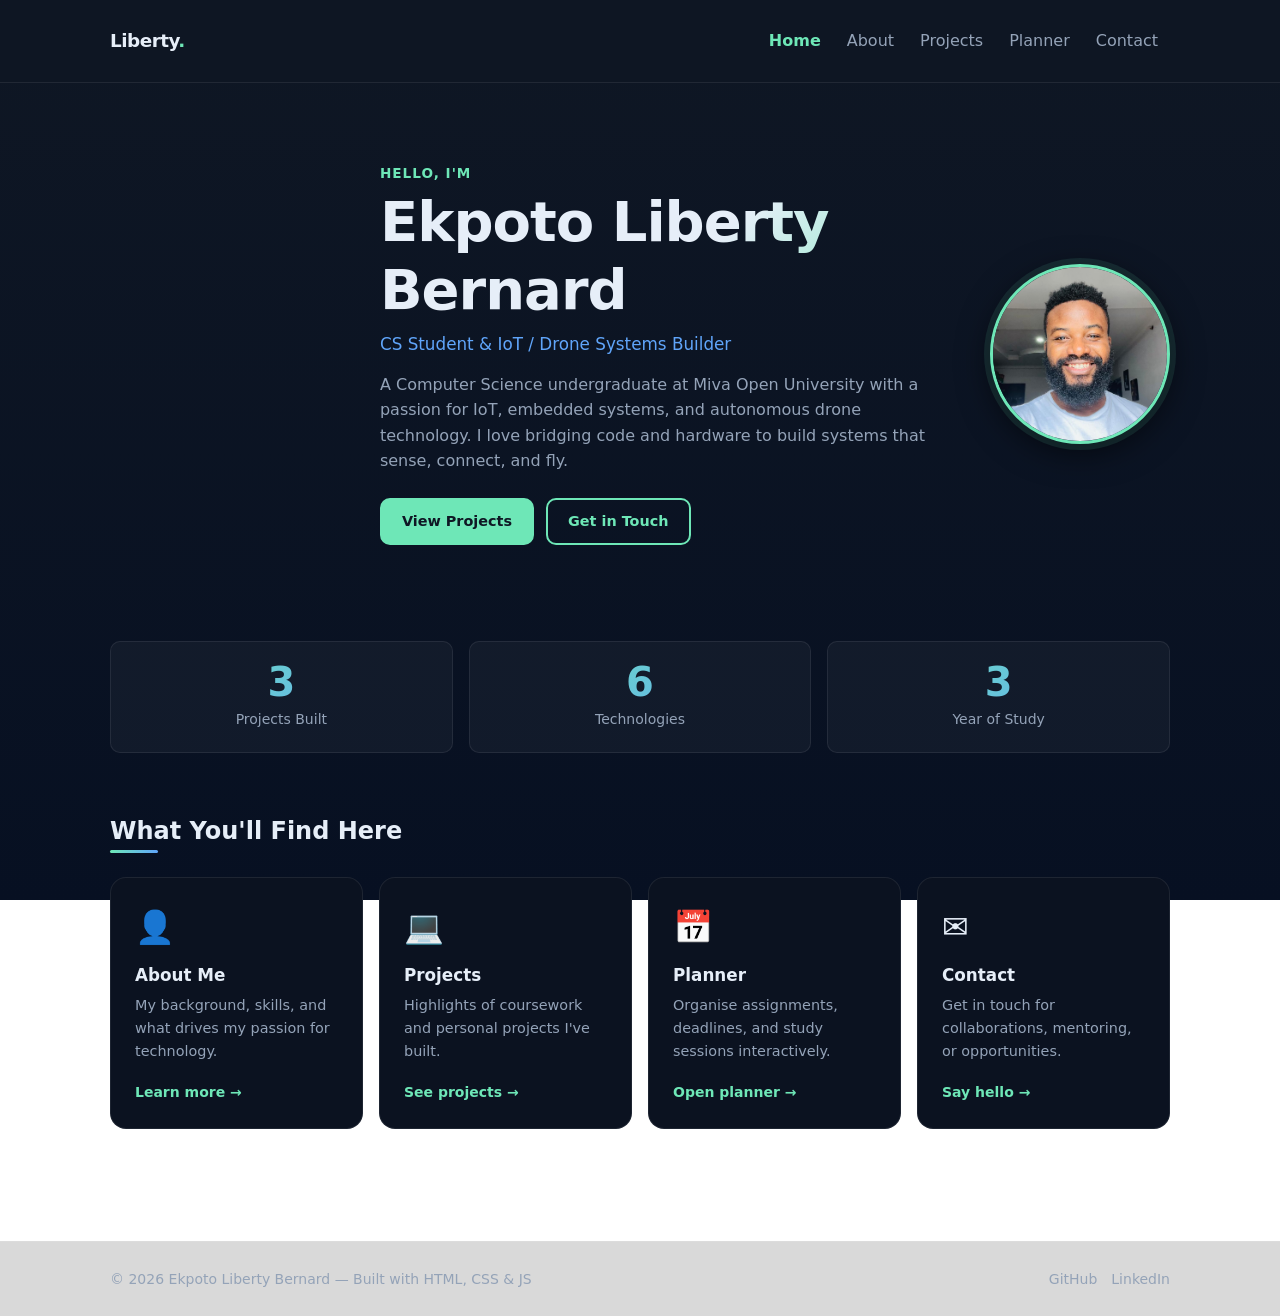
<file: index.html>
<!doctype html>
<html lang="en">
  <head>
    <meta charset="utf-8">
    <meta name="viewport" content="width=device-width,initial-scale=1">
    <title>Ekpoto Liberty Bernard — Student Portfolio</title>
    <link rel="stylesheet" href="css/style.css">
  </head>
  <body>

    <!-- ══ Header ══════════════════════════════════════════════════════════ -->
    <header class="site-header">
      <div class="container header-inner">
        <a href="index.html" class="logo">Liberty<span class="accent">.</span></a>
        <button class="nav-toggle" aria-controls="primary-navigation" aria-expanded="false">
          <span class="sr-only">Open menu</span>
          <span class="hamburger" aria-hidden="true"></span>
        </button>
        <nav id="primary-navigation" class="primary-nav" data-visible="false" aria-label="Main navigation">
          <ul>
            <li><a href="index.html">Home</a></li>
            <li><a href="about.html">About</a></li>
            <li><a href="projects.html">Projects</a></li>
            <li><a href="planner.html">Planner</a></li>
            <li><a href="contact.html">Contact</a></li>
          </ul>
        </nav>
      </div>
    </header>

    <main>

      <!-- ══ Hero ══════════════════════════════════════════════════════════ -->
      <section class="hero container">
        <div class="hero-content">

          <!-- Profile photo -->
          <div class="profile-photo" aria-hidden="true">
            <img src="assets/profile-2.jpeg" alt="Ekpoto Liberty Bernard" class="profile-img js-avatar-img">
          </div>

          <div class="hero-text">
            <p class="hero-greeting">Hello, I'm</p>
            <h1 class="hero-name">Ekpoto Liberty Bernard</h1>
            <p class="hero-tagline">CS Student &amp; IoT / Drone Systems Builder</p>
            <p class="hero-bio">
              A Computer Science undergraduate at Miva Open University with a passion for
              IoT, embedded systems, and autonomous drone technology. I love bridging code
              and hardware to build systems that sense, connect, and fly.
            </p>
            <div class="hero-actions">
              <a href="projects.html" class="btn btn-primary">View Projects</a>
              <a href="contact.html" class="btn btn-outline">Get in Touch</a>
            </div>
          </div>

        </div>
      </section>

      <!-- ══ Stats ══════════════════════════════════════════════════════════ -->
      <section class="stats container" aria-label="Quick statistics">
        <div class="stats-grid">
          <div class="stat-item">
            <span class="stat-number" data-count="3">0</span>
            <span class="stat-label">Projects Built</span>
          </div>
          <div class="stat-item">
            <span class="stat-number" data-count="6">0</span>
            <span class="stat-label">Technologies</span>
          </div>
          <div class="stat-item">
            <span class="stat-number" data-count="3">0</span>
            <span class="stat-label">Year of Study</span>
          </div>
        </div>
      </section>

      <!-- ══ Feature cards ══════════════════════════════════════════════════ -->
      <section class="features container">
        <h2 class="section-title">What You'll Find Here</h2>
        <div class="cards-grid">
          <article class="card fade-up">
            <div class="card-icon">&#128100;</div>
            <h3>About Me</h3>
            <p>My background, skills, and what drives my passion for technology.</p>
            <a href="about.html" class="card-link">Learn more →</a>
          </article>
          <article class="card fade-up delay-100">
            <div class="card-icon">&#128187;</div>
            <h3>Projects</h3>
            <p>Highlights of coursework and personal projects I've built.</p>
            <a href="projects.html" class="card-link">See projects →</a>
          </article>
          <article class="card fade-up delay-200">
            <div class="card-icon">&#128197;</div>
            <h3>Planner</h3>
            <p>Organise assignments, deadlines, and study sessions interactively.</p>
            <a href="planner.html" class="card-link">Open planner →</a>
          </article>
          <article class="card fade-up delay-300">
            <div class="card-icon">&#9993;</div>
            <h3>Contact</h3>
            <p>Get in touch for collaborations, mentoring, or opportunities.</p>
            <a href="contact.html" class="card-link">Say hello →</a>
          </article>
        </div>
      </section>

    </main>

    <!-- ══ Footer ══════════════════════════════════════════════════════════ -->
    <footer class="site-footer">
      <div class="container footer-inner">
        <p>&copy; <span class="year"></span> Ekpoto Liberty Bernard — Built with HTML, CSS &amp; JS</p>
        <nav class="social" aria-label="Social links">
          <ul>
            <li><a href="https://github.com/delino12" target="_blank" rel="noopener">GitHub</a></li>
            <li><a href="https://www.linkedin.com/in/liberty-ekpoto" target="_blank" rel="noopener">LinkedIn</a></li>
          </ul>
        </nav>
      </div>
    </footer>

    <script src="js/main.js"></script>
  </body>
</html>
</file>
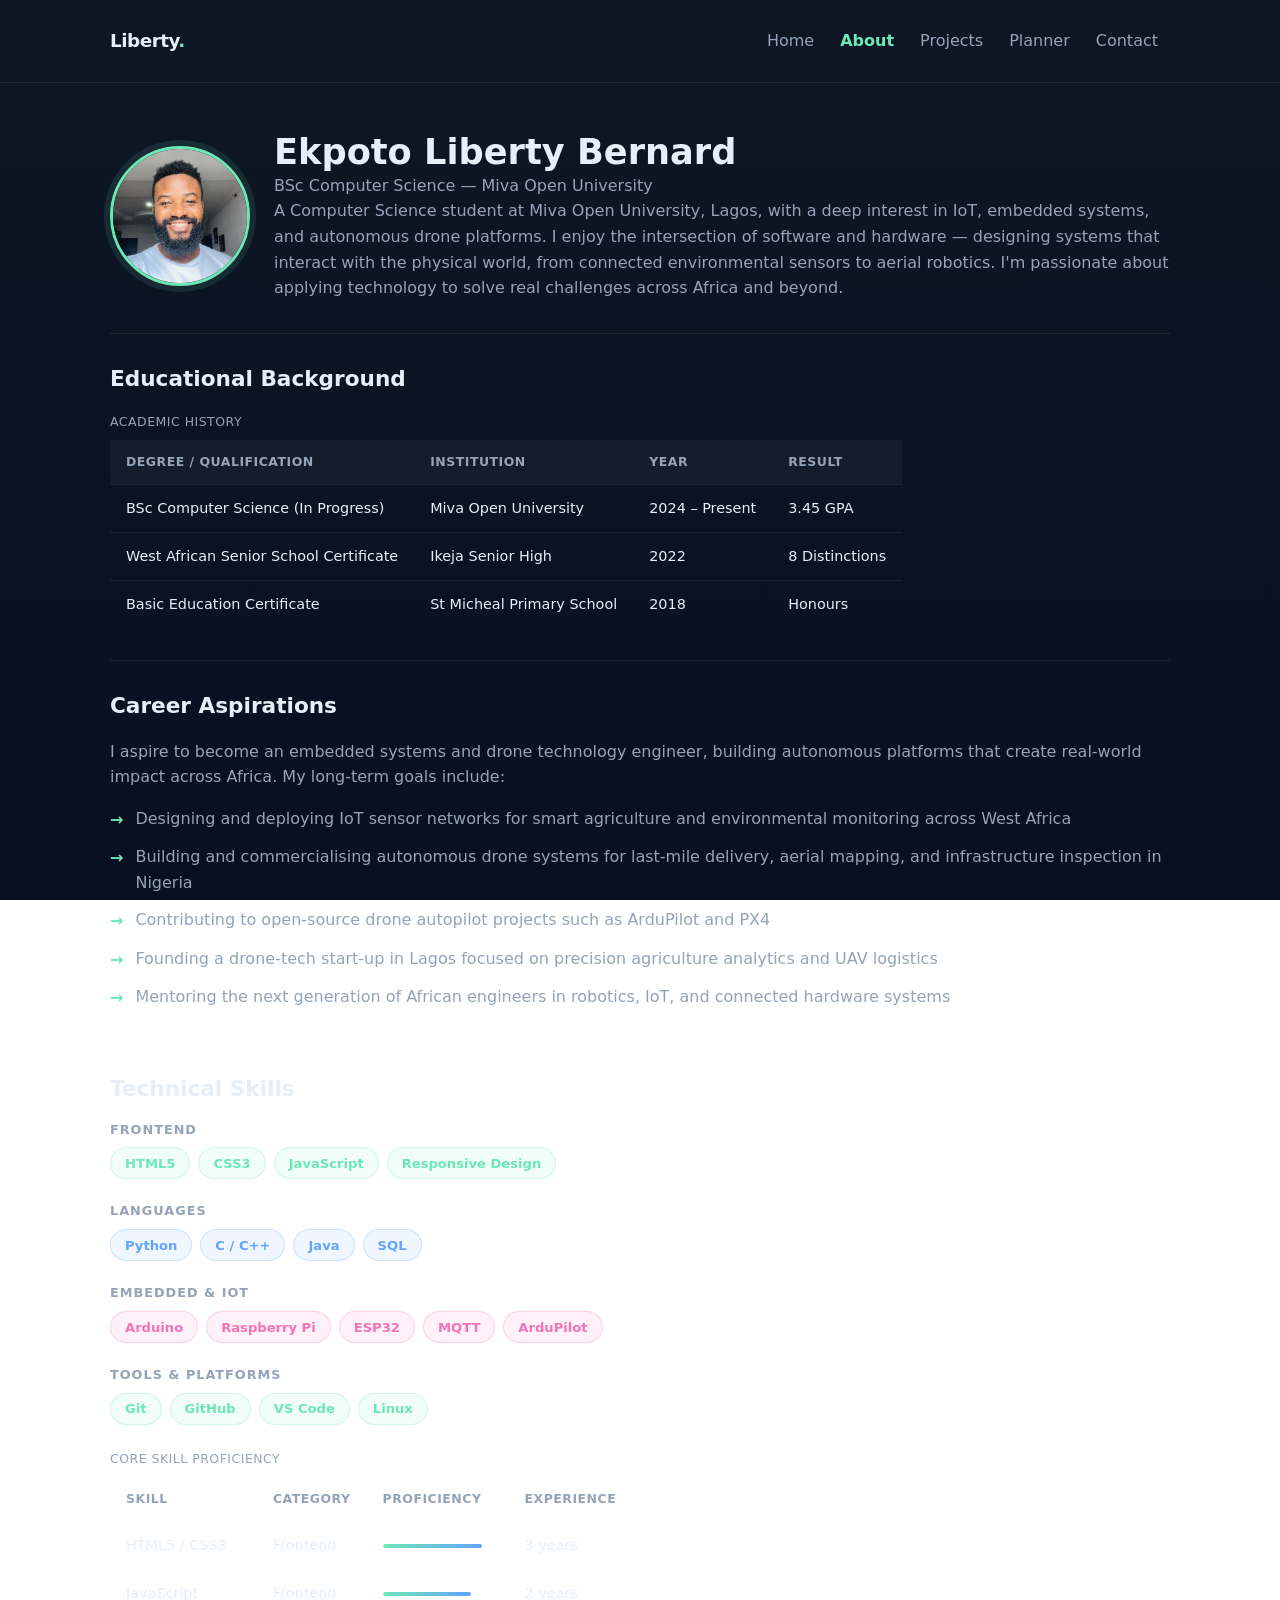
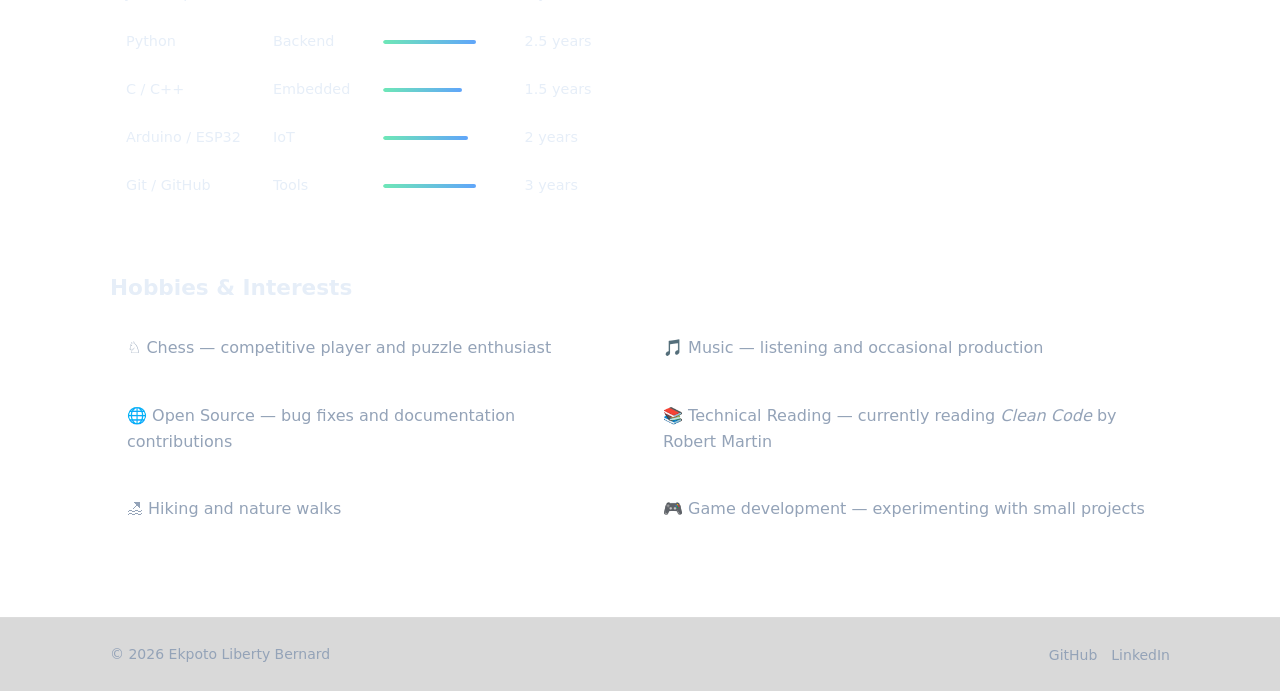
<file: about.html>
<!doctype html>
<html lang="en">
  <head>
    <meta charset="utf-8">
    <meta name="viewport" content="width=device-width,initial-scale=1">
    <title>About — Ekpoto Liberty Bernard</title>
    <link rel="stylesheet" href="css/style.css">
  </head>
  <body>

    <!-- ══ Header ══════════════════════════════════════════════════════════ -->
    <header class="site-header">
      <div class="container header-inner">
        <a href="index.html" class="logo">Liberty<span class="accent">.</span></a>
        <button class="nav-toggle" aria-controls="primary-navigation" aria-expanded="false">
          <span class="sr-only">Open menu</span>
          <span class="hamburger" aria-hidden="true"></span>
        </button>
        <nav id="primary-navigation" class="primary-nav" data-visible="false" aria-label="Main navigation">
          <ul>
            <li><a href="index.html">Home</a></li>
            <li><a href="about.html">About</a></li>
            <li><a href="projects.html">Projects</a></li>
            <li><a href="planner.html">Planner</a></li>
            <li><a href="contact.html">Contact</a></li>
          </ul>
        </nav>
      </div>
    </header>

    <main class="container">

      <!-- ══ Profile intro ══════════════════════════════════════════════════ -->
      <section class="about-intro">
        <div class="profile-card">
          <div class="avatar-lg">
            <!-- Replace src with your own photo -->
            <img src="assets/profile-2.jpeg" alt="Ekpoto Liberty Bernard" class="js-avatar-img">
            <span aria-hidden="true">EL</span>
          </div>
          <div class="profile-info">
            <h1>Ekpoto Liberty Bernard</h1>
            <p class="profile-title">BSc Computer Science — Miva Open University</p>
            <p>
              A Computer Science student at Miva Open University, Lagos, with a deep interest
              in IoT, embedded systems, and autonomous drone platforms. I enjoy the intersection
              of software and hardware — designing systems that interact with the physical world,
              from connected environmental sensors to aerial robotics. I'm passionate about
              applying technology to solve real challenges across Africa and beyond.
            </p>
          </div>
        </div>
      </section>

      <!-- ══ Educational background ════════════════════════════════════════ -->
      <section class="about-section">
        <h2>Educational Background</h2>
        <table class="edu-table">
          <caption>Academic History</caption>
          <thead>
            <tr>
              <th scope="col">Degree / Qualification</th>
              <th scope="col">Institution</th>
              <th scope="col">Year</th>
              <th scope="col">Result</th>
            </tr>
          </thead>
          <tbody>
            <tr>
              <td>BSc Computer Science (In Progress)</td>
              <td>Miva Open University</td>
              <td>2024 – Present</td>
              <td>3.45 GPA</td>
            </tr>
            <tr>
              <td>West African Senior School Certificate</td>
              <td>Ikeja Senior High</td>
              <td>2022</td>
              <td>8 Distinctions</td>
            </tr>
            <tr>
              <td>Basic Education Certificate</td>
              <td>St Micheal Primary School</td>
              <td>2018</td>
              <td>Honours</td>
            </tr>
          </tbody>
        </table>
      </section>

      <!-- ══ Career aspirations ══════════════════════════════════════════════ -->
      <section class="about-section">
        <h2>Career Aspirations</h2>
        <p class="muted">
          I aspire to become an embedded systems and drone technology engineer, building
          autonomous platforms that create real-world impact across Africa. My long-term goals include:
        </p>
        <ul class="aspirations-list">
          <li>Designing and deploying IoT sensor networks for smart agriculture and environmental monitoring across West Africa</li>
          <li>Building and commercialising autonomous drone systems for last-mile delivery, aerial mapping, and infrastructure inspection in Nigeria</li>
          <li>Contributing to open-source drone autopilot projects such as ArduPilot and PX4</li>
          <li>Founding a drone-tech start-up in Lagos focused on precision agriculture analytics and UAV logistics</li>
          <li>Mentoring the next generation of African engineers in robotics, IoT, and connected hardware systems</li>
        </ul>
      </section>

      <!-- ══ Technical skills ════════════════════════════════════════════════ -->
      <section class="about-section">
        <h2>Technical Skills</h2>

        <div class="skills-group">
          <h3>Frontend</h3>
          <div class="skills-tags">
            <span class="skill-tag">HTML5</span>
            <span class="skill-tag">CSS3</span>
            <span class="skill-tag">JavaScript</span>
            <span class="skill-tag">Responsive Design</span>
          </div>
        </div>

        <div class="skills-group">
          <h3>Languages</h3>
          <div class="skills-tags">
            <span class="skill-tag blue">Python</span>
            <span class="skill-tag blue">C / C++</span>
            <span class="skill-tag blue">Java</span>
            <span class="skill-tag blue">SQL</span>
          </div>
        </div>

        <div class="skills-group">
          <h3>Embedded &amp; IoT</h3>
          <div class="skills-tags">
            <span class="skill-tag pink">Arduino</span>
            <span class="skill-tag pink">Raspberry Pi</span>
            <span class="skill-tag pink">ESP32</span>
            <span class="skill-tag pink">MQTT</span>
            <span class="skill-tag pink">ArduPilot</span>
          </div>
        </div>

        <div class="skills-group">
          <h3>Tools &amp; Platforms</h3>
          <div class="skills-tags">
            <span class="skill-tag">Git</span>
            <span class="skill-tag">GitHub</span>
            <span class="skill-tag">VS Code</span>
            <span class="skill-tag">Linux</span>
          </div>
        </div>

        <table class="skills-table">
          <caption>Core Skill Proficiency</caption>
          <thead>
            <tr>
              <th scope="col">Skill</th>
              <th scope="col">Category</th>
              <th scope="col">Proficiency</th>
              <th scope="col">Experience</th>
            </tr>
          </thead>
          <tbody>
            <tr>
              <td>HTML5 / CSS3</td>
              <td>Frontend</td>
              <td><meter min="0" max="100" value="90" title="90%">90%</meter></td>
              <td>3 years</td>
            </tr>
            <tr>
              <td>JavaScript</td>
              <td>Frontend</td>
              <td><meter min="0" max="100" value="80" title="80%">80%</meter></td>
              <td>2 years</td>
            </tr>
            <tr>
              <td>Python</td>
              <td>Backend</td>
              <td><meter min="0" max="100" value="85" title="85%">85%</meter></td>
              <td>2.5 years</td>
            </tr>
            <tr>
              <td>C / C++</td>
              <td>Embedded</td>
              <td><meter min="0" max="100" value="72" title="72%">72%</meter></td>
              <td>1.5 years</td>
            </tr>
            <tr>
              <td>Arduino / ESP32</td>
              <td>IoT</td>
              <td><meter min="0" max="100" value="78" title="78%">78%</meter></td>
              <td>2 years</td>
            </tr>
            <tr>
              <td>Git / GitHub</td>
              <td>Tools</td>
              <td><meter min="0" max="100" value="85" title="85%">85%</meter></td>
              <td>3 years</td>
            </tr>
          </tbody>
        </table>
      </section>

      <!-- ══ Hobbies & Interests ════════════════════════════════════════════ -->
      <section class="about-section">
        <h2>Hobbies &amp; Interests</h2>
        <ul class="hobbies-list">
          <li>&#9816; Chess — competitive player and puzzle enthusiast</li>
          <li>&#127925; Music — listening and occasional production</li>
          <li>&#127760; Open Source — bug fixes and documentation contributions</li>
          <li>&#128218; Technical Reading — currently reading <em>Clean Code</em> by Robert Martin</li>
          <li>&#127958; Hiking and nature walks</li>
          <li>&#127918; Game development — experimenting with small projects</li>
        </ul>
      </section>

    </main>

    <!-- ══ Footer ══════════════════════════════════════════════════════════ -->
    <footer class="site-footer">
      <div class="container footer-inner">
        <p>&copy; <span class="year"></span> Ekpoto Liberty Bernard</p>
        <nav class="social" aria-label="Social links">
          <ul>
            <li><a href="https://github.com/delino12" target="_blank" rel="noopener">GitHub</a></li>
            <li><a href="https://www.linkedin.com/in/liberty-ekpoto" target="_blank" rel="noopener">LinkedIn</a></li>
          </ul>
        </nav>
      </div>
    </footer>

    <script src="js/main.js"></script>
  </body>
</html>
</file>
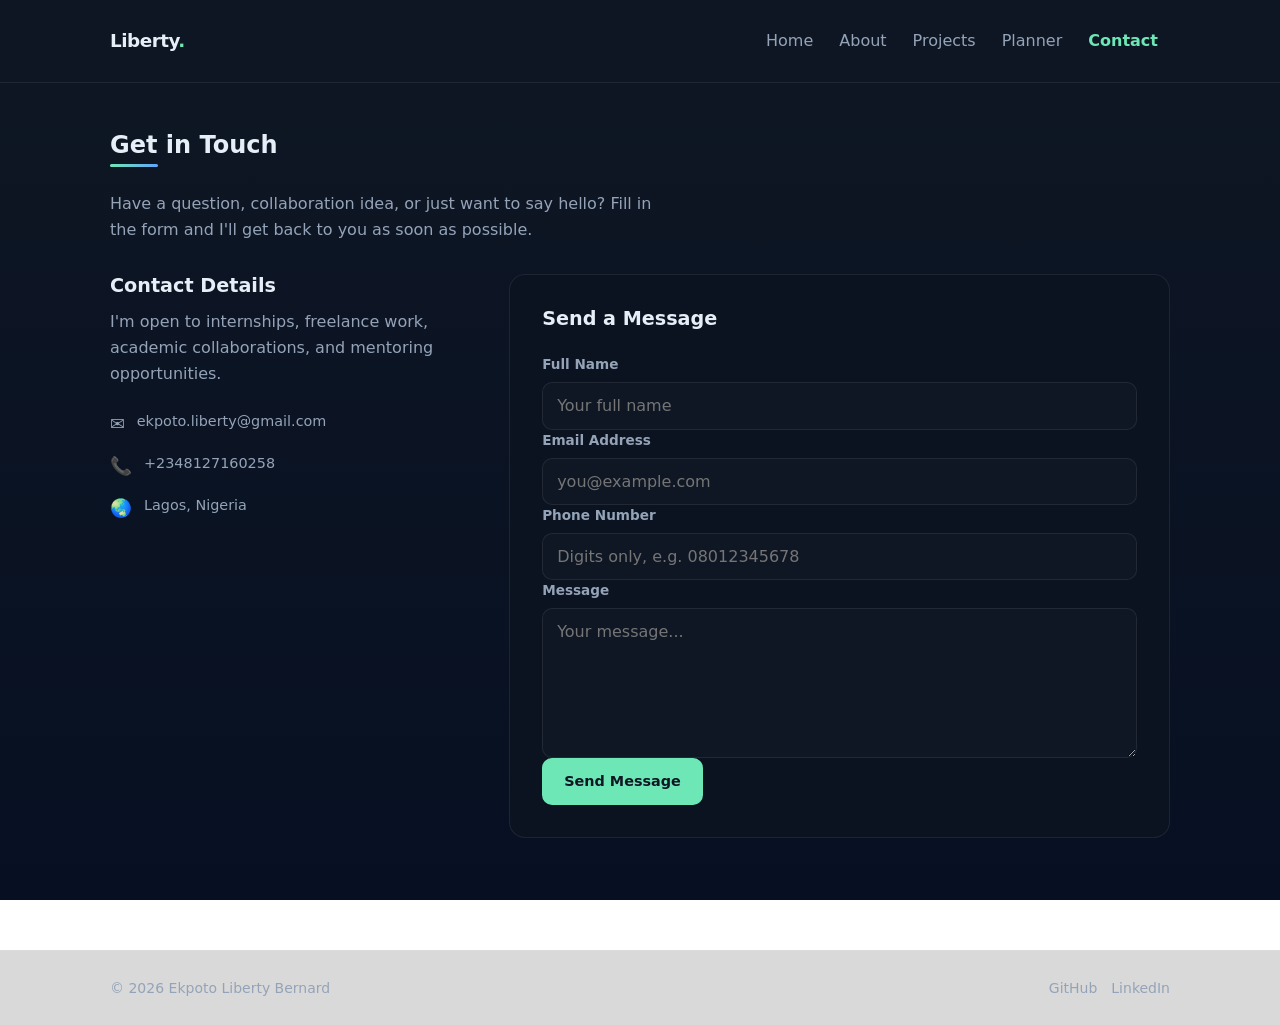
<file: contact.html>
<!doctype html>
<html lang="en">
  <head>
    <meta charset="utf-8">
    <meta name="viewport" content="width=device-width,initial-scale=1">
    <title>Contact — Ekpoto Liberty Bernard</title>
    <link rel="stylesheet" href="css/style.css">
  </head>
  <body>

    <!-- ══ Header ══════════════════════════════════════════════════════════ -->
    <header class="site-header">
      <div class="container header-inner">
        <a href="index.html" class="logo">Liberty<span class="accent">.</span></a>
        <button class="nav-toggle" aria-controls="primary-navigation" aria-expanded="false">
          <span class="sr-only">Open menu</span>
          <span class="hamburger" aria-hidden="true"></span>
        </button>
        <nav id="primary-navigation" class="primary-nav" data-visible="false" aria-label="Main navigation">
          <ul>
            <li><a href="index.html">Home</a></li>
            <li><a href="about.html">About</a></li>
            <li><a href="projects.html">Projects</a></li>
            <li><a href="planner.html">Planner</a></li>
            <li><a href="contact.html">Contact</a></li>
          </ul>
        </nav>
      </div>
    </header>

    <main class="container">

      <section class="contact-intro">
        <h1 class="section-title">Get in Touch</h1>
        <p>
          Have a question, collaboration idea, or just want to say hello?
          Fill in the form and I'll get back to you as soon as possible.
        </p>
      </section>

      <div class="contact-layout">

        <!-- ══ Contact info column ════════════════════════════════════════ -->
        <aside>
          <div class="contact-info">
            <h2>Contact Details</h2>
            <p>
              I'm open to internships, freelance work, academic collaborations,
              and mentoring opportunities.
            </p>
            <ul class="contact-details">
              <li>
                <span class="contact-icon" aria-hidden="true">&#9993;</span>
                <span>ekpoto.liberty@gmail.com</span>
              </li>
              <li>
                <span class="contact-icon" aria-hidden="true">&#128222;</span>
                <span>+2348127160258</span>
              </li>
              <li>
                <span class="contact-icon" aria-hidden="true">&#127759;</span>
                <span>Lagos, Nigeria</span>
              </li>
            </ul>
          </div>
        </aside>

        <!-- ══ Contact form ═══════════════════════════════════════════════ -->
        <div class="contact-form-card">
          <h2>Send a Message</h2>

          <form id="contact-form" novalidate>

            <div class="form-group">
              <label for="name">Full Name</label>
              <input id="name" name="name" type="text"
                     placeholder="Your full name" autocomplete="name">
              <p id="name-error" class="field-error" hidden></p>
            </div>

            <div class="form-group">
              <label for="email">Email Address</label>
              <input id="email" name="email" type="email"
                     placeholder="you@example.com" autocomplete="email">
              <p id="email-error" class="field-error" hidden></p>
            </div>

            <div class="form-group">
              <label for="phone">Phone Number</label>
              <input id="phone" name="phone" type="tel"
                     placeholder="Digits only, e.g. 08012345678" autocomplete="tel">
              <p id="phone-error" class="field-error" hidden></p>
            </div>

            <div class="form-group">
              <label for="message">Message</label>
              <textarea id="message" name="message" rows="5"
                        placeholder="Your message..."></textarea>
              <p id="message-error" class="field-error" hidden></p>
            </div>

            <button type="submit" class="btn btn-primary">Send Message</button>

            <div id="form-success" hidden></div>

          </form>
        </div>

      </div>

    </main>

    <!-- ══ Footer ══════════════════════════════════════════════════════════ -->
    <footer class="site-footer">
      <div class="container footer-inner">
        <p>&copy; <span class="year"></span> Ekpoto Liberty Bernard</p>
        <nav class="social" aria-label="Social links">
          <ul>
            <li><a href="https://github.com/delino12" target="_blank" rel="noopener">GitHub</a></li>
            <li><a href="https://www.linkedin.com/in/liberty-ekpoto" target="_blank" rel="noopener">LinkedIn</a></li>
          </ul>
        </nav>
      </div>
    </footer>

    <script src="js/main.js"></script>
    <script src="js/contact.js"></script>
  </body>
</html>
</file>
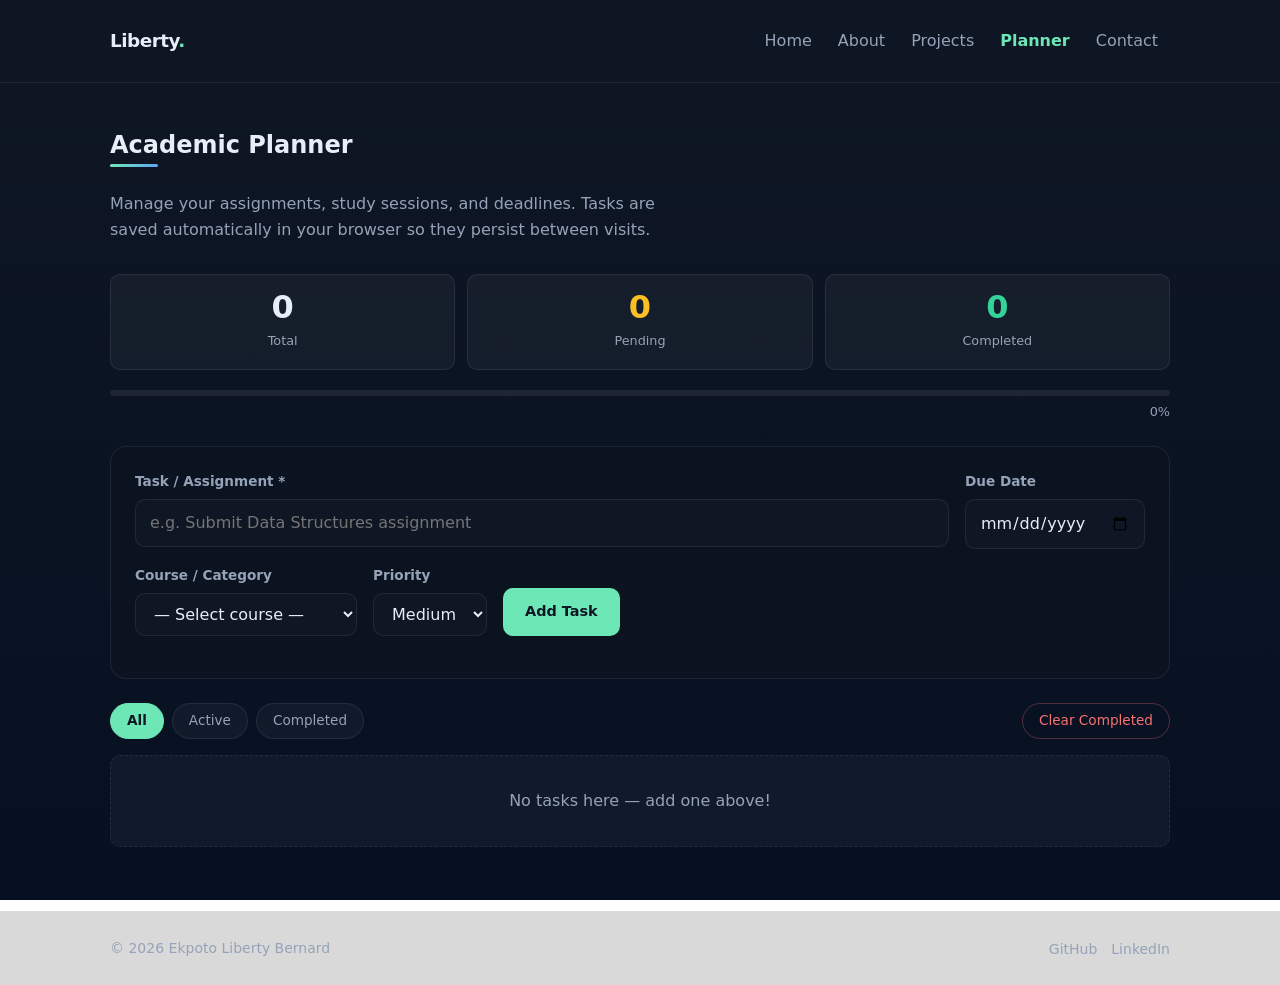
<file: planner.html>
<!doctype html>
<html lang="en">
  <head>
    <meta charset="utf-8">
    <meta name="viewport" content="width=device-width,initial-scale=1">
    <title>Academic Planner — Ekpoto Liberty Bernard</title>
    <link rel="stylesheet" href="css/style.css">
  </head>
  <body>

    <!-- ══ Header ══════════════════════════════════════════════════════════ -->
    <header class="site-header">
      <div class="container header-inner">
        <a href="index.html" class="logo">Liberty<span class="accent">.</span></a>
        <button class="nav-toggle" aria-controls="primary-navigation" aria-expanded="false">
          <span class="sr-only">Open menu</span>
          <span class="hamburger" aria-hidden="true"></span>
        </button>
        <nav id="primary-navigation" class="primary-nav" data-visible="false" aria-label="Main navigation">
          <ul>
            <li><a href="index.html">Home</a></li>
            <li><a href="about.html">About</a></li>
            <li><a href="projects.html">Projects</a></li>
            <li><a href="planner.html">Planner</a></li>
            <li><a href="contact.html">Contact</a></li>
          </ul>
        </nav>
      </div>
    </header>

    <main class="container">

      <section class="planner-intro">
        <h1 class="section-title">Academic Planner</h1>
        <p>
          Manage your assignments, study sessions, and deadlines. Tasks are saved
          automatically in your browser so they persist between visits.
        </p>
      </section>

      <!-- Planner UI is built and injected by js/planner.js -->
      <div id="planner-app"></div>

    </main>

    <!-- ══ Footer ══════════════════════════════════════════════════════════ -->
    <footer class="site-footer">
      <div class="container footer-inner">
        <p>&copy; <span class="year"></span> Ekpoto Liberty Bernard</p>
        <nav class="social" aria-label="Social links">
          <ul>
            <li><a href="https://github.com/delino12" target="_blank" rel="noopener">GitHub</a></li>
            <li><a href="https://www.linkedin.com/in/liberty-ekpoto" target="_blank" rel="noopener">LinkedIn</a></li>
          </ul>
        </nav>
      </div>
    </footer>

    <script src="js/main.js"></script>
    <script src="js/planner.js"></script>
  </body>
</html>
</file>
<file: css/style.css>
/*
  css/style.css — Student Portfolio
*/

/* ===== Custom Properties ===== */
:root {
  --bg:           #0f1724;
  --bg-alt:       #071022;
  --card:         #0b1220;
  --card-hover:   #0d1628;
  --muted:        #94a3b8;
  --accent:       #6ee7b7;
  --accent-2:     #60a5fa;
  --accent-3:     #f472b6;
  --text:         #e6eef8;
  --glass:        rgba(255,255,255,0.04);
  --border:       rgba(255,255,255,0.08);
  --success:      #34d399;
  --danger:       #f87171;
  --warning:      #fbbf24;
  --container-max:1100px;
  --radius:       10px;
  --radius-lg:    16px;
  --transition:   250ms ease;
  --shadow-lg:    0 8px 32px rgba(0,0,0,0.6);
}

/* ===== Reset ===== */
*, *::before, *::after { box-sizing: border-box; }
html, body { height: 100%; }
body {
  margin: 0;
  overflow-x: hidden;
  background: linear-gradient(180deg, var(--bg) 0%, var(--bg-alt) 100%);
  background-attachment: fixed;
  color: var(--text);
  font-family: Inter, system-ui, -apple-system, "Segoe UI", Roboto, "Helvetica Neue", Arial, sans-serif;
  line-height: 1.6;
  -webkit-font-smoothing: antialiased;
}
h1, h2, h3, h4 { line-height: 1.2; }
p { margin-top: 0; }
a { color: var(--accent-2); }
a:hover { color: var(--accent); }
img { max-width: 100%; height: auto; display: block; }
button, input, select, textarea { font: inherit; }

.container { max-width: var(--container-max); margin: 0 auto; padding: 0 1.25rem; }
.sr-only { position: absolute; width: 1px; height: 1px; padding: 0; margin: -1px; overflow: hidden; clip: rect(0,0,0,0); white-space: nowrap; border: 0; }
.muted { color: var(--muted); }

/* ===== Buttons ===== */
.btn {
  display: inline-flex;
  align-items: center;
  gap: 0.4rem;
  padding: 0.625rem 1.25rem;
  border-radius: var(--radius);
  font-weight: 600;
  font-size: 0.9rem;
  text-decoration: none;
  cursor: pointer;
  border: 2px solid transparent;
  transition: background var(--transition), color var(--transition),
              border-color var(--transition), transform var(--transition);
}
.btn:hover  { transform: translateY(-2px); }
.btn:active { transform: translateY(0); }
.btn-primary { background: var(--accent); color: var(--bg); border-color: var(--accent); }
.btn-primary:hover { background: #5dd3a5; border-color: #5dd3a5; color: var(--bg); }
.btn-outline { background: transparent; color: var(--accent); border-color: var(--accent); }
.btn-outline:hover { background: var(--accent); color: var(--bg); }
.btn-sm { padding: 0.375rem 0.875rem; font-size: 0.82rem; }

/* ===== Header ===== */
.site-header {
  background: rgba(15,23,36,0.88);
  backdrop-filter: blur(12px);
  -webkit-backdrop-filter: blur(12px);
  border-bottom: 1px solid var(--border);
  padding: 0.75rem 0;
  position: sticky;
  top: 0;
  z-index: 100;
}
.header-inner { display: flex; align-items: center; justify-content: space-between; gap: 1rem; }
.logo { color: var(--text); text-decoration: none; font-weight: 800; font-size: 1.15rem; letter-spacing: -0.5px; }
.logo .accent { color: var(--accent); }

/* Hamburger */
.nav-toggle {
  background: none;
  border: 0;
  padding: 0.5rem;
  border-radius: 6px;
  color: var(--text);
  cursor: pointer;
}
.nav-toggle:focus-visible { outline: 2px solid var(--accent); outline-offset: 2px; }
.hamburger { display: block; width: 24px; height: 2px; background: var(--text); border-radius: 2px; transition: var(--transition); position: relative; }
.hamburger::before, .hamburger::after {
  content: "";
  position: absolute;
  left: 0;
  width: 24px;
  height: 2px;
  background: var(--text);
  border-radius: 2px;
  transition: var(--transition);
}
.hamburger::before { top: -7px; }
.hamburger::after  { top:  7px; }

/* Primary nav — mobile first */
.primary-nav {
  position: absolute;
  top: 100%;
  left: 0;
  right: 0;
  background: var(--card);
  border-bottom: 1px solid var(--border);
  box-shadow: var(--shadow-lg);
  transform-origin: top;
  transition: transform var(--transition), opacity var(--transition);
}
.primary-nav ul { list-style: none; margin: 0; padding: 0.5rem 0; display: flex; flex-direction: column; }
.primary-nav a {
  display: block;
  padding: 0.75rem 1.5rem;
  color: var(--muted);
  text-decoration: none;
  font-weight: 500;
  transition: color var(--transition), background var(--transition), padding-left var(--transition);
}
.primary-nav a:hover                { color: var(--text); background: var(--glass); padding-left: 1.875rem; }
.primary-nav a[aria-current="page"] { color: var(--accent); font-weight: 700; }
.primary-nav[data-visible="false"]  { opacity: 0; transform: scaleY(0); pointer-events: none; }
.primary-nav[data-visible="true"]   { opacity: 1; transform: scaleY(1); pointer-events: auto; }

/* ===== Section heading accent ===== */
.section-title { font-size: 1.5rem; margin: 0 0 1.5rem; display: inline-block; }
.section-title::after {
  content: "";
  display: block;
  margin-top: 0.3rem;
  height: 3px;
  width: 48px;
  background: linear-gradient(90deg, var(--accent), var(--accent-2));
  border-radius: 2px;
}

/* ===== Homepage hero ===== */
.hero { padding: 4rem 1.25rem 3rem; }
.hero-content {
  display: flex;
  flex-direction: column;
  align-items: center;
  gap: 2.5rem;
  text-align: center;
}
.hero-text { max-width: 56ch; }
.hero-greeting { color: var(--accent); font-weight: 600; margin: 0; letter-spacing: 1px; text-transform: uppercase; font-size: 0.85rem; }
.hero-name {
  font-size: clamp(2rem, 5vw, 3.5rem);
  margin: 0.25rem 0 0.5rem;
  font-weight: 800;
  letter-spacing: -1px;
  background: linear-gradient(135deg, var(--text) 55%, var(--accent));
  -webkit-background-clip: text;
  background-clip: text;
  -webkit-text-fill-color: transparent;
}
.hero-tagline { color: var(--accent-2); font-size: 1.05rem; margin: 0 0 0.875rem; font-weight: 500; }
.hero-bio     { color: var(--muted); margin: 0 0 1.5rem; }
.hero-actions { display: flex; gap: 0.75rem; flex-wrap: wrap; justify-content: center; }

/* Profile photo / avatar */
.profile-photo {
  width: 180px;
  height: 180px;
  border-radius: 50%;
  background: linear-gradient(135deg, rgba(110,231,183,0.12), rgba(96,165,250,0.12));
  border: 3px solid var(--accent);
  display: flex;
  align-items: center;
  justify-content: center;
  overflow: hidden;
  position: relative;
  flex-shrink: 0;
  box-shadow: 0 0 0 6px rgba(110,231,183,0.1), var(--shadow-lg);
  animation: floaty 4s ease-in-out infinite;
}
.avatar-text { font-size: 3rem; font-weight: 800; color: var(--accent); z-index: 1; letter-spacing: -2px; }
.profile-img { position: absolute; inset: 0; width: 100%; height: 100%; object-fit: cover; }

/* ===== Stats bar ===== */
.stats { padding: 2rem 1.25rem; }
.stats-grid { display: grid; grid-template-columns: repeat(3,1fr); gap: 1rem; text-align: center; }
.stat-item { background: var(--glass); border: 1px solid var(--border); border-radius: var(--radius); padding: 1.25rem 1rem; }
.stat-number {
  display: block;
  font-size: 2.5rem;
  font-weight: 800;
  background: linear-gradient(135deg, var(--accent), var(--accent-2));
  -webkit-background-clip: text;
  background-clip: text;
  -webkit-text-fill-color: transparent;
  line-height: 1;
  margin-bottom: 0.25rem;
}
.stat-label { color: var(--muted); font-size: 0.875rem; }

/* ===== Feature cards ===== */
.features { padding: 2rem 1.25rem 4rem; }
.cards-grid { display: grid; grid-template-columns: 1fr; gap: 1rem; }
.card {
  background: var(--card);
  border: 1px solid var(--border);
  border-radius: var(--radius-lg);
  padding: 1.5rem;
  transition: transform var(--transition), border-color var(--transition), box-shadow var(--transition);
}
.card:hover { transform: translateY(-6px); border-color: var(--accent); box-shadow: 0 12px 32px rgba(110,231,183,0.08); }
.card-icon { font-size: 2rem; margin-bottom: 0.75rem; }
.card h3  { margin: 0 0 0.5rem; font-size: 1.05rem; }
.card p   { color: var(--muted); margin: 0 0 1rem; font-size: 0.9rem; }
.card-link { color: var(--accent); text-decoration: none; font-size: 0.875rem; font-weight: 600; }
.card-link:hover { text-decoration: underline; }

/* ===== Multimedia ===== */
.media-section { padding: 0 1.25rem 4rem; }
.media-section h2 { margin: 0 0 1rem; }
audio, video { width: 100%; border-radius: var(--radius); margin-top: 0.5rem; }
figcaption { color: var(--muted); font-size: 0.85rem; margin-top: 0.5rem; font-style: italic; }

/* ===== About page ===== */
.about-intro { padding: 3rem 0 2rem; }
.profile-card { display: flex; flex-direction: column; gap: 1.5rem; align-items: center; text-align: center; }
.avatar-lg {
  width: 140px;
  height: 140px;
  border-radius: 50%;
  background: linear-gradient(135deg, rgba(110,231,183,0.12), rgba(96,165,250,0.12));
  border: 3px solid var(--accent);
  display: flex;
  align-items: center;
  justify-content: center;
  font-size: 2.5rem;
  font-weight: 800;
  color: var(--accent);
  overflow: hidden;
  position: relative;
  flex-shrink: 0;
  box-shadow: 0 0 0 6px rgba(110,231,183,0.1);
}
.avatar-lg img { position: absolute; inset: 0; width: 100%; height: 100%; object-fit: cover; }
.profile-info h1      { margin: 0; font-size: clamp(1.6rem, 4vw, 2.2rem); }
.profile-title        { color: var(--accent-2); margin: 0.25rem 0 0.75rem; font-weight: 500; }
.profile-info p       { color: var(--muted); margin: 0; }

.about-section        { padding: 2rem 0; border-top: 1px solid var(--border); }
.about-section > h2   { font-size: 1.35rem; margin: 0 0 1.25rem; }

/* Tables */
.edu-table, .skills-table {
  width: 100%;
  border-collapse: collapse;
  font-size: 0.9rem;
  display: block;
  overflow-x: auto;
}
.edu-table caption, .skills-table caption {
  text-align: left;
  color: var(--muted);
  font-size: 0.78rem;
  margin-bottom: 0.5rem;
  text-transform: uppercase;
  letter-spacing: 0.5px;
}
.edu-table th, .skills-table th {
  background: var(--glass);
  padding: 0.75rem 1rem;
  text-align: left;
  font-weight: 600;
  font-size: 0.78rem;
  text-transform: uppercase;
  letter-spacing: 0.5px;
  color: var(--muted);
  border-bottom: 1px solid var(--border);
  white-space: nowrap;
}
.edu-table td, .skills-table td {
  padding: 0.75rem 1rem;
  border-bottom: 1px solid var(--border);
  vertical-align: middle;
  white-space: nowrap;
}
.edu-table tr:last-child td,
.skills-table tr:last-child td   { border-bottom: none; }
.edu-table tbody tr:hover,
.skills-table tbody tr:hover     { background: var(--glass); }

/* Meter (proficiency bar) */
meter { width: 110px; height: 8px; border-radius: 4px; vertical-align: middle; }
meter::-webkit-meter-bar { background: rgba(255,255,255,0.08); border-radius: 4px; border: none; }
meter::-webkit-meter-optimum-value { background: linear-gradient(90deg, var(--accent), var(--accent-2)); border-radius: 4px; }
meter::-moz-meter-bar { background: linear-gradient(90deg, var(--accent), var(--accent-2)); border-radius: 4px; }

/* Skill tag pills */
.skills-group { margin-bottom: 1.5rem; }
.skills-group h3 { font-size: 0.8rem; text-transform: uppercase; letter-spacing: 1px; color: var(--muted); margin: 0 0 0.625rem; }
.skills-tags { display: flex; flex-wrap: wrap; gap: 0.5rem; }
.skill-tag {
  padding: 0.3rem 0.875rem;
  border-radius: 9999px;
  font-size: 0.82rem;
  font-weight: 600;
  background: rgba(110,231,183,0.1);
  color: var(--accent);
  border: 1px solid rgba(110,231,183,0.25);
  cursor: default;
  transition: background var(--transition), transform var(--transition);
}
.skill-tag:hover       { background: rgba(110,231,183,0.2); transform: translateY(-2px); }
.skill-tag.blue        { background: rgba(96,165,250,0.1);  color: var(--accent-2); border-color: rgba(96,165,250,0.25); }
.skill-tag.blue:hover  { background: rgba(96,165,250,0.2); }
.skill-tag.pink        { background: rgba(244,114,182,0.1); color: var(--accent-3); border-color: rgba(244,114,182,0.25); }
.skill-tag.pink:hover  { background: rgba(244,114,182,0.2); }

/* Aspirations list */
.aspirations-list { list-style: none; padding: 0; margin: 0; display: flex; flex-direction: column; gap: 0.75rem; }
.aspirations-list li { display: flex; align-items: flex-start; gap: 0.75rem; color: var(--muted); }
.aspirations-list li::before { content: "→"; color: var(--accent); font-weight: 700; flex-shrink: 0; margin-top: 0.05rem; }

/* Hobbies list */
.hobbies-list { list-style: none; padding: 0; margin: 0; display: grid; grid-template-columns: 1fr; gap: 0.75rem; }
.hobbies-list li {
  padding: 0.875rem 1rem;
  background: var(--glass);
  border: 1px solid var(--border);
  border-radius: var(--radius);
  color: var(--muted);
  transition: background var(--transition), border-color var(--transition), color var(--transition);
}
.hobbies-list li:hover { background: rgba(255,255,255,0.07); border-color: var(--accent); color: var(--text); }

/* ===== Projects page ===== */
.projects-intro { padding: 3rem 0 2rem; }
.projects-intro p { color: var(--muted); max-width: 55ch; margin: 0; }
.projects-grid { display: grid; grid-template-columns: 1fr; gap: 2rem; padding-bottom: 4rem; }

.project-card {
  background: var(--card);
  border: 1px solid var(--border);
  border-radius: var(--radius-lg);
  overflow: hidden;
  display: flex;
  flex-direction: column;
  transition: transform var(--transition), border-color var(--transition), box-shadow var(--transition);
}
.project-card:hover { transform: translateY(-6px); border-color: var(--accent); box-shadow: 0 16px 48px rgba(110,231,183,0.08); }

.project-figure {
  margin: 0;
  height: 200px;
  display: flex;
  align-items: center;
  justify-content: center;
  font-size: 4rem;
  position: relative;
  overflow: hidden;
}
.project-figure img { position: absolute; inset: 0; width: 100%; height: 100%; object-fit: cover; }
.pf-blue   { background: linear-gradient(135deg, #0e2a4a 0%, #1a4a7c 100%); }
.pf-teal   { background: linear-gradient(135deg, #0b2e2e 0%, #0f5252 100%); }
.pf-purple { background: linear-gradient(135deg, #1e1040 0%, #3a1878 100%); }

.project-body { padding: 1.5rem; flex: 1; display: flex; flex-direction: column; }
.project-tags { display: flex; flex-wrap: wrap; gap: 0.375rem; margin-bottom: 0.875rem; }
.tag {
  padding: 0.2rem 0.625rem;
  border-radius: 9999px;
  font-size: 0.75rem;
  font-weight: 600;
  background: rgba(96,165,250,0.12);
  color: var(--accent-2);
  border: 1px solid rgba(96,165,250,0.2);
}
.project-body h2 { margin: 0 0 0.625rem; font-size: 1.2rem; }
.project-body p  { color: var(--muted); margin: 0 0 1rem; font-size: 0.9rem; line-height: 1.65; flex: 1; }
.project-features { list-style: none; padding: 0; margin: 0 0 1.25rem; display: flex; flex-direction: column; gap: 0.375rem; }
.project-features li { color: var(--muted); font-size: 0.875rem; display: flex; align-items: flex-start; gap: 0.5rem; }
.project-features li::before { content: "✓"; color: var(--accent); font-weight: 700; flex-shrink: 0; }
.project-links { display: flex; gap: 0.75rem; }

/* ===== Planner page ===== */
.planner-intro   { padding: 3rem 0 2rem; }
.planner-intro p { color: var(--muted); max-width: 55ch; margin: 0; }

.planner-stats   { display: grid; grid-template-columns: repeat(3,1fr); gap: 0.75rem; margin-bottom: 1.25rem; }
.planner-stat    { background: var(--glass); border: 1px solid var(--border); border-radius: var(--radius); padding: 1rem; text-align: center; }
.stat-val        { display: block; font-size: 2rem; font-weight: 800; line-height: 1; margin-bottom: 0.25rem; }
.accent-green    { color: var(--success); }
.accent-orange   { color: var(--warning); }
.stat-lbl        { color: var(--muted); font-size: 0.8rem; }

.progress-track  { height: 6px; background: rgba(255,255,255,0.08); border-radius: 3px; margin-bottom: 0.375rem; overflow: hidden; }
.progress-fill   { height: 100%; background: linear-gradient(90deg, var(--accent), var(--accent-2)); border-radius: 3px; width: 0%; transition: width 0.5s ease; }
.progress-label  { color: var(--muted); font-size: 0.8rem; margin: 0 0 1.5rem; text-align: right; }

/* Add-task form */
.task-form { background: var(--card); border: 1px solid var(--border); border-radius: var(--radius-lg); padding: 1.5rem; margin-bottom: 1.5rem; }
.form-row  { display: flex; flex-direction: column; gap: 1rem; margin-bottom: 1rem; }
.form-row:last-of-type { margin-bottom: 0; }
.form-group       { display: flex; flex-direction: column; gap: 0.375rem; }
.form-group.grow  { flex: 1; }
.form-group label { font-size: 0.85rem; font-weight: 600; color: var(--muted); }
.form-group input,
.form-group select,
.form-group textarea {
  background: var(--bg);
  border: 1px solid var(--border);
  border-radius: var(--radius);
  color: var(--text);
  padding: 0.625rem 0.875rem;
  transition: border-color var(--transition), box-shadow var(--transition);
  width: 100%;
}
.form-group input:focus,
.form-group select:focus,
.form-group textarea:focus {
  outline: none;
  border-color: var(--accent-2);
  box-shadow: 0 0 0 3px rgba(96,165,250,0.15);
}
.form-group input[aria-invalid="true"],
.form-group textarea[aria-invalid="true"] { border-color: var(--danger); }
.form-group select option { background: var(--bg); }
.form-submit { justify-content: flex-end; }
.form-error, .field-error { color: var(--danger); font-size: 0.82rem; min-height: 1.2em; margin: 0.2rem 0 0; }

/* Filter bar */
.task-filters { display: flex; align-items: center; gap: 0.5rem; flex-wrap: wrap; margin-bottom: 1rem; }
.filter-btn {
  background: var(--glass);
  border: 1px solid var(--border);
  border-radius: 9999px;
  color: var(--muted);
  padding: 0.375rem 1rem;
  font-size: 0.85rem;
  cursor: pointer;
  transition: background var(--transition), color var(--transition), border-color var(--transition);
}
.filter-btn:hover,
.filter-btn.active { background: var(--accent); color: var(--bg); border-color: var(--accent); font-weight: 600; }
.btn-clear-done {
  margin-left: auto;
  background: none;
  border: 1px solid rgba(248,113,113,0.3);
  border-radius: 9999px;
  color: var(--danger);
  padding: 0.375rem 1rem;
  font-size: 0.85rem;
  cursor: pointer;
  transition: background var(--transition);
}
.btn-clear-done:hover { background: rgba(248,113,113,0.1); }

/* Task list */
.task-list { list-style: none; padding: 0; margin: 0 0 4rem; display: flex; flex-direction: column; gap: 0.625rem; }
.task-item {
  display: flex;
  align-items: center;
  gap: 0.875rem;
  background: var(--card);
  border: 1px solid var(--border);
  border-left-width: 3px;
  border-radius: var(--radius);
  padding: 0.875rem 1rem;
  transition: background var(--transition);
  animation: slideIn 0.2s ease;
}
.task-item:hover       { background: var(--card-hover); }
.task-item.task-done   { opacity: 0.5; }
.task-item.task-done .task-title { text-decoration: line-through; }
.task-item.priority-high   { border-left-color: var(--danger);  }
.task-item.priority-medium { border-left-color: var(--warning); }
.task-item.priority-low    { border-left-color: var(--success); }
.task-empty { color: var(--muted); text-align: center; padding: 2rem; background: var(--glass); border-radius: var(--radius); border: 1px dashed var(--border); }

/* Custom checkbox */
.task-check { position: relative; cursor: pointer; flex-shrink: 0; }
.task-check input { position: absolute; opacity: 0; width: 0; height: 0; }
.checkmark {
  display: flex;
  align-items: center;
  justify-content: center;
  width: 20px;
  height: 20px;
  border-radius: 50%;
  border: 2px solid var(--border);
  background: transparent;
  transition: background var(--transition), border-color var(--transition);
}
.task-check input:checked + .checkmark { background: var(--accent); border-color: var(--accent); }
.task-check input:checked + .checkmark::after { content: "✓"; font-size: 0.7rem; color: var(--bg); font-weight: 700; }

.task-content   { flex: 1; min-width: 0; }
.task-title     { display: block; font-weight: 500; margin-bottom: 0.25rem; overflow: hidden; text-overflow: ellipsis; white-space: nowrap; }
.task-meta      { display: flex; flex-wrap: wrap; gap: 0.5rem; font-size: 0.78rem; }
.task-category  { background: rgba(96,165,250,0.12); color: var(--accent-2); padding: 0.1rem 0.5rem; border-radius: 9999px; }
.task-due       { color: var(--muted); }
.priority-badge-high   { color: var(--danger);  font-weight: 600; }
.priority-badge-medium { color: var(--warning); font-weight: 600; }
.priority-badge-low    { color: var(--success); font-weight: 600; }
.task-delete {
  background: none; border: 0; color: var(--muted); cursor: pointer;
  padding: 0.25rem; border-radius: 4px; flex-shrink: 0;
  transition: color var(--transition), background var(--transition);
}
.task-delete:hover { color: var(--danger); background: rgba(248,113,113,0.1); }

/* ===== Contact page ===== */
.contact-intro   { padding: 3rem 0 2rem; }
.contact-intro p { color: var(--muted); max-width: 55ch; margin: 0; }
.contact-layout  { display: grid; grid-template-columns: 1fr; gap: 2rem; padding-bottom: 4rem; }
.contact-info h2 { font-size: 1.2rem; margin: 0 0 0.75rem; }
.contact-info p  { color: var(--muted); margin: 0 0 1.5rem; }
.contact-details { list-style: none; padding: 0; margin: 0; display: flex; flex-direction: column; gap: 0.875rem; }
.contact-details li { display: flex; align-items: flex-start; gap: 0.75rem; color: var(--muted); font-size: 0.9rem; }
.contact-icon { font-size: 1.1rem; }
.contact-form-card { background: var(--card); border: 1px solid var(--border); border-radius: var(--radius-lg); padding: 2rem; }
.contact-form-card h2 { margin: 0 0 1.5rem; font-size: 1.2rem; }

#form-success {
  background: rgba(52,211,153,0.1);
  border: 1px solid rgba(52,211,153,0.3);
  border-radius: var(--radius);
  padding: 0.875rem 1rem;
  color: var(--success);
  margin-top: 1rem;
  font-size: 0.9rem;
}

/* ===== Footer ===== */
.site-footer { border-top: 1px solid var(--border); padding: 1.5rem 0; margin-top: 3rem; background: rgba(0,0,0,0.15); }
.footer-inner { display: flex; align-items: center; justify-content: space-between; gap: 1rem; flex-wrap: wrap; }
.footer-inner p { margin: 0; color: var(--muted); font-size: 0.875rem; }
.social ul { display: flex; gap: 0.875rem; list-style: none; margin: 0; padding: 0; }
.social a { color: var(--muted); text-decoration: none; font-size: 0.875rem; transition: color var(--transition); }
.social a:hover { color: var(--accent); }

/* ===== Animations ===== */
@keyframes floaty {
  0%, 100% { transform: translateY(0); }
  50%       { transform: translateY(-8px); }
}
@keyframes slideIn {
  from { opacity: 0; transform: translateY(8px); }
  to   { opacity: 1; transform: translateY(0); }
}
@keyframes fadeInUp {
  from { opacity: 0; transform: translateY(24px); }
  to   { opacity: 1; transform: translateY(0); }
}
.fade-up   { animation: fadeInUp 0.5s ease both; }
.delay-100 { animation-delay: 0.10s; }
.delay-200 { animation-delay: 0.20s; }
.delay-300 { animation-delay: 0.30s; }

@media (prefers-reduced-motion: reduce) {
  *, *::before, *::after { animation-duration: 0.01ms !important; transition-duration: 0.01ms !important; }
}

/* ===== Responsive breakpoints ===== */
@media (min-width: 520px) {
  .hobbies-list { grid-template-columns: repeat(2,1fr); }
}

@media (min-width: 720px) {
  /* Inline desktop nav */
  .primary-nav {
    position: static;
    background: transparent;
    box-shadow: none;
    border: none;
    transform: none !important;
    opacity: 1 !important;
    pointer-events: auto !important;
  }
  .primary-nav ul     { flex-direction: row; gap: 0.125rem; }
  .primary-nav a      { padding: 0.5rem 0.75rem; }
  .primary-nav a:hover { padding-left: 0.75rem; }
  .nav-toggle         { display: none; }

  /* Page layouts */
  .hero-content   { flex-direction: row-reverse; text-align: left; }
  .hero-actions   { justify-content: flex-start; }
  .cards-grid     { grid-template-columns: repeat(2,1fr); }
  .profile-card   { flex-direction: row; text-align: left; }
  .projects-grid  { grid-template-columns: repeat(2,1fr); }
  .contact-layout { grid-template-columns: 1fr 1.8fr; }
  .form-row       { flex-direction: row; }
}

@media (min-width: 1024px) {
  .hero          { padding: 5rem 1.25rem 4rem; }
  .cards-grid    { grid-template-columns: repeat(4,1fr); }
  .projects-grid { grid-template-columns: repeat(3,1fr); }
}
</file>
